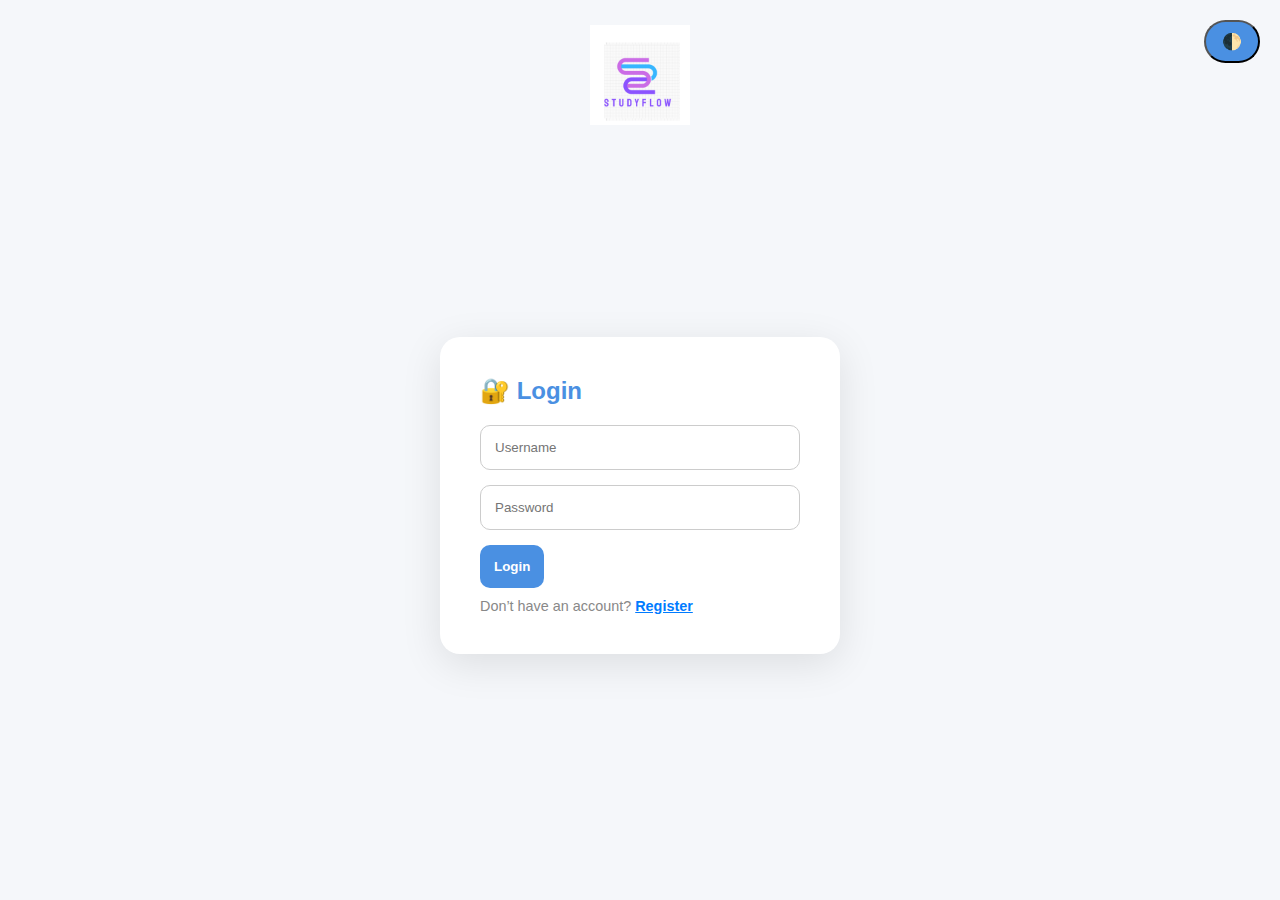
<file: studyflow/index.html>
<!DOCTYPE html>
<html lang="en">
<head>
  <meta charset="UTF-8" />
  <title>StudyFlow - Login</title>
  <link rel="stylesheet" href="style.css" />
</head>
<body>
  <button id="darkModeToggle" class="dark-toggle">🌓</button>
  <img id="logo" src="logowhite.png" class="logo" alt="StudyFlow Logo" />

  <div class="auth-container">
    <div class="auth-box">
      <!-- Login Form (Visible by Default) -->
      <div class="form" id="loginForm">
        <h2>🔐 Login</h2>
        <input type="text" id="loginUser" placeholder="Username" />
        <input type="password" id="loginPass" placeholder="Password" />
        <button class="auth-btn" id="loginBtn">Login</button>
        <p class="toggle-text">Don’t have an account? <a href="#" onclick="toggleAuth('register')">Register</a></p>
      </div>

      <!-- Register Form (Hidden by Default) -->
      <div class="form hidden" id="registerForm">
        <h2>📝 Register</h2>
        <input type="text" id="registerUser" placeholder="New Username" />
        <input type="password" id="registerPass" placeholder="New Password" />
        <button class="auth-btn" id="registerBtn">Register</button>
        <p class="toggle-text">Already have an account? <a href="#" onclick="toggleAuth('login')">Login</a></p>
      </div>
    </div>
  </div>

  <div id="notification"></div>
  <script src="script.js"></script>
</body>
</html>
</file>
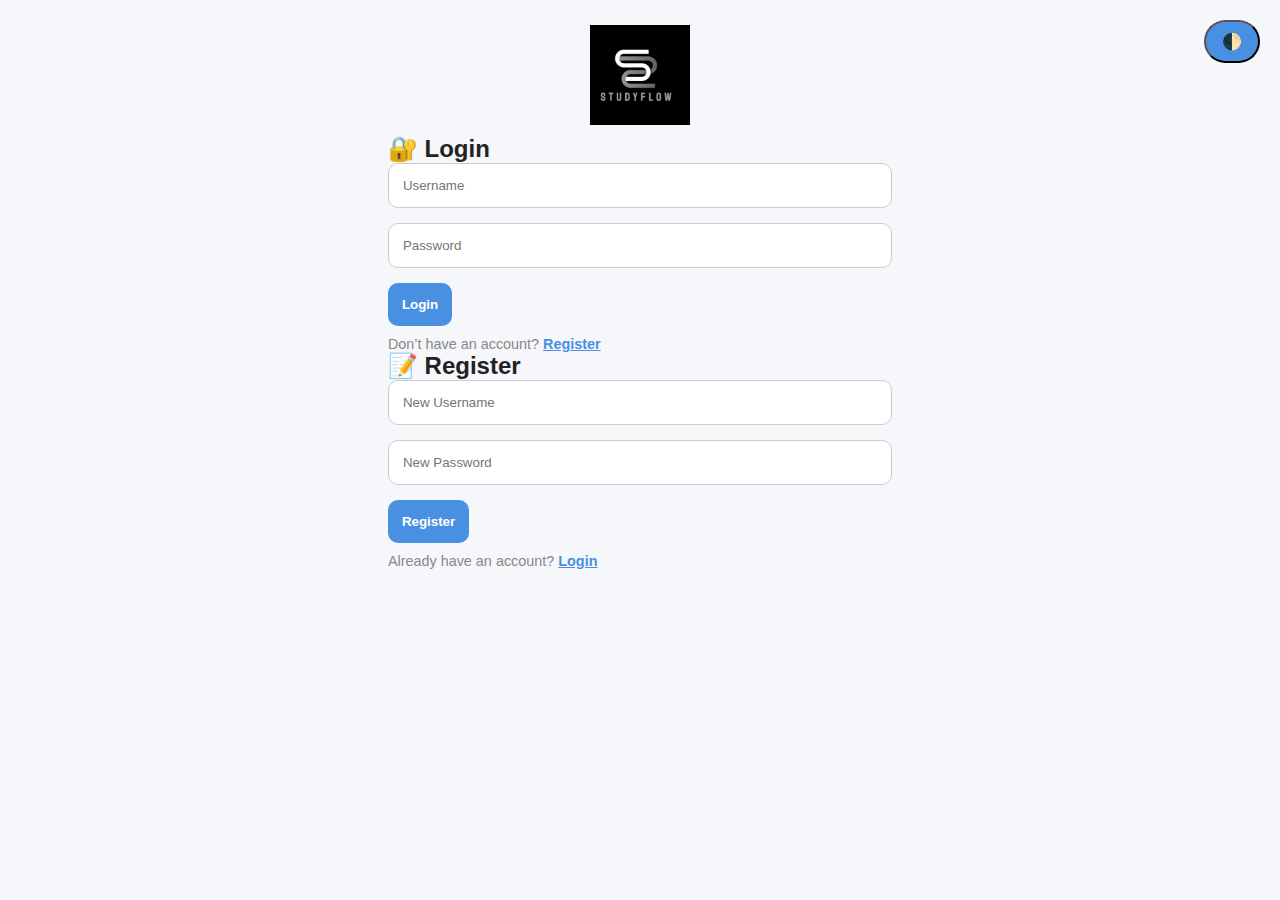
<file: StudyFlow_Full_Root/index.html>
<!DOCTYPE html>
<html lang="en">
<head>
  <meta charset="UTF-8" />
  <title>StudyFlow - Login</title>
  <link rel="stylesheet" href="style.css" />
</head>
<body>
  <button id="darkModeToggle" class="dark-toggle">🌓</button>
  <img src="logo.png" class="logo" alt="StudyFlow Logo" />

  <div class="auth-box">
    <!-- Login Form -->
    <div class="form" id="loginForm">
      <h2>🔐 Login</h2>
      <input type="text" id="loginUser" placeholder="Username" />
      <input type="password" id="loginPass" placeholder="Password" />
      <button class="auth-btn" id="loginBtn">Login</button>
      <p class="toggle-text">Don’t have an account? <a onclick="toggleAuth('register')">Register</a></p>
    </div>

    <!-- Register Form -->
    <div class="form hidden" id="registerForm">
      <h2>📝 Register</h2>
      <input type="text" id="registerUser" placeholder="New Username" />
      <input type="password" id="registerPass" placeholder="New Password" />
      <button class="auth-btn" id="registerBtn">Register</button>
      <p class="toggle-text">Already have an account? <a onclick="toggleAuth('login')">Login</a></p>
    </div>
  </div>

  <div id="notification"></div>
  <script src="script.js"></script>
</body>
</html>
</file>
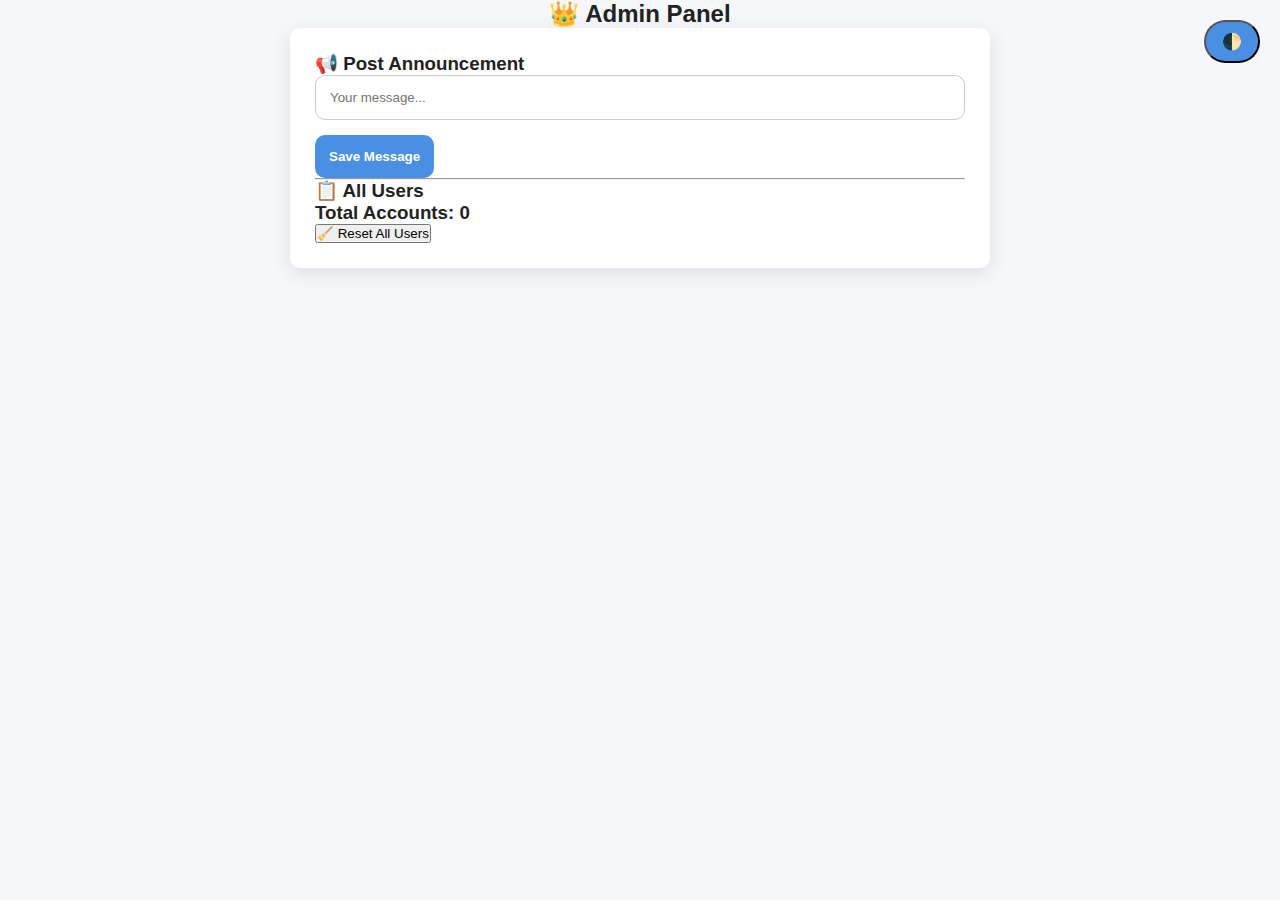
<file: studyflow/admin.html>
<!DOCTYPE html>
<html lang="en">
<head>
  <meta charset="UTF-8" />
  <title>StudyFlow Admin</title>
  <link rel="stylesheet" href="style.css" />
</head>
<body>
  <button id="darkModeToggle" class="dark-toggle">🌓</button>
  <h2>👑 Admin Panel</h2>

  <div class="content active">
    <h3>📢 Post Announcement</h3>
    <input type="text" id="adminMessageInput" placeholder="Your message..." />
    <button class="action" onclick="saveAdminMessage()">Save Message</button>
    <hr />
    <h3>📋 All Users</h3>
    <ul id="userList"></ul>
    <h3>Total Accounts: <span id="userCount">0</span></h3>
    <button class="delete-btn" onclick="resetUsers()">🧹 Reset All Users</button>
  </div>

  <div id="notification"></div>
  <script src="script.js"></script>
</body>
</html>
</file>
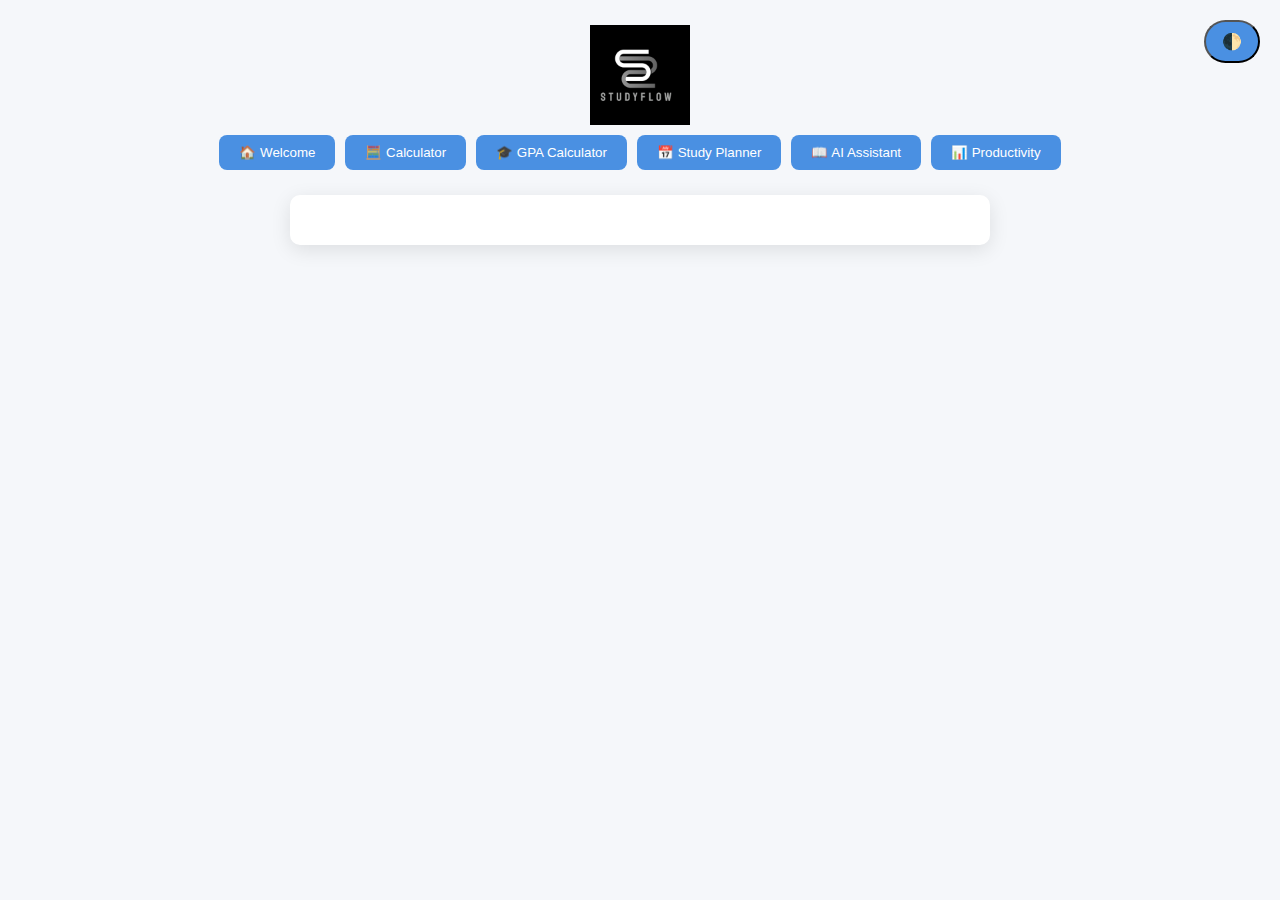
<file: studyflow/welcome.html>
<!DOCTYPE html>
<html lang="en">
<head>
  <meta charset="UTF-8" />
  <meta name="viewport" content="width=device-width, initial-scale=1.0"/>
  <title>StudyFlow - Welcome</title>
  <link rel="stylesheet" href="style.css" />
</head>
<body>
  <button id="darkModeToggle" class="dark-toggle">🌓</button>
  <img src="logo.png" alt="StudyFlow Logo" class="logo" />

  <div class="nav">
    <button data-section="home">🏠 Welcome</button>
    <button data-section="calculator">🧮 Calculator</button>
    <button data-section="gpa">🎓 GPA Calculator</button>
    <button data-section="planner">📅 Study Planner</button>
    <button data-section="ai">📖 AI Assistant</button>
    <button data-section="productivity">📊 Productivity</button>
  </div>

  <div class="content" id="home"></div>

  <div class="content" id="calculator">
    <h3>🧮 Calculator</h3>
    <input type="text" id="calc-input" placeholder="e.g. 2+2" />
    <button class="auth-btn" onclick="basicCalculate()">Calculate</button>
    <input type="text" id="calc-display" readonly />
  </div>

  <div class="content" id="gpa">
    <h3>🎓 GPA Calculator</h3>
    <input type="text" id="grades" placeholder="e.g. 90,85,78" />
    <button class="auth-btn" onclick="calculateGPA()">Calculate GPA</button>
    <p id="gpa-result"></p>
  </div>

  <div class="content" id="planner">
    <h3>📅 Study Planner</h3>
    <input id="assignmentName" placeholder="Assignment Name" />
    <input type="datetime-local" id="dueDate" />
    <select id="priority">
      <option value="High">High Priority</option>
      <option value="Medium">Medium Priority</option>
      <option value="Low">Low Priority</option>
    </select>
    <input id="studyTime" placeholder="Study Time (minutes)" />
    <button class="auth-btn" onclick="addAssignment()">Add Assignment</button>
    <h4>📌 My Assignments</h4>
    <ul id="assignmentList"></ul>
  </div>

  <div class="content" id="ai">
    <h3>📖 AI Study Assistant</h3>
    <input id="aiInput" placeholder="Describe your assignment" />
    <button class="auth-btn" onclick="handleAIRequest()">Generate Plan</button>
    <div class="ai-box" id="aiResponse"></div>
  </div>

  <div class="content" id="productivity">
    <h3>📊 Productivity Tracker</h3>
    <button class="auth-btn" onclick="addStudyTime()">Add Study Time</button>
    <p>Total Study Minutes:</p>
    <strong>⏱ <span id="studyMinutes">0</span> minutes</strong>
  </div>

  <div id="notification"></div>
  <script src="script.js"></script>
</body>
</html>
</file>
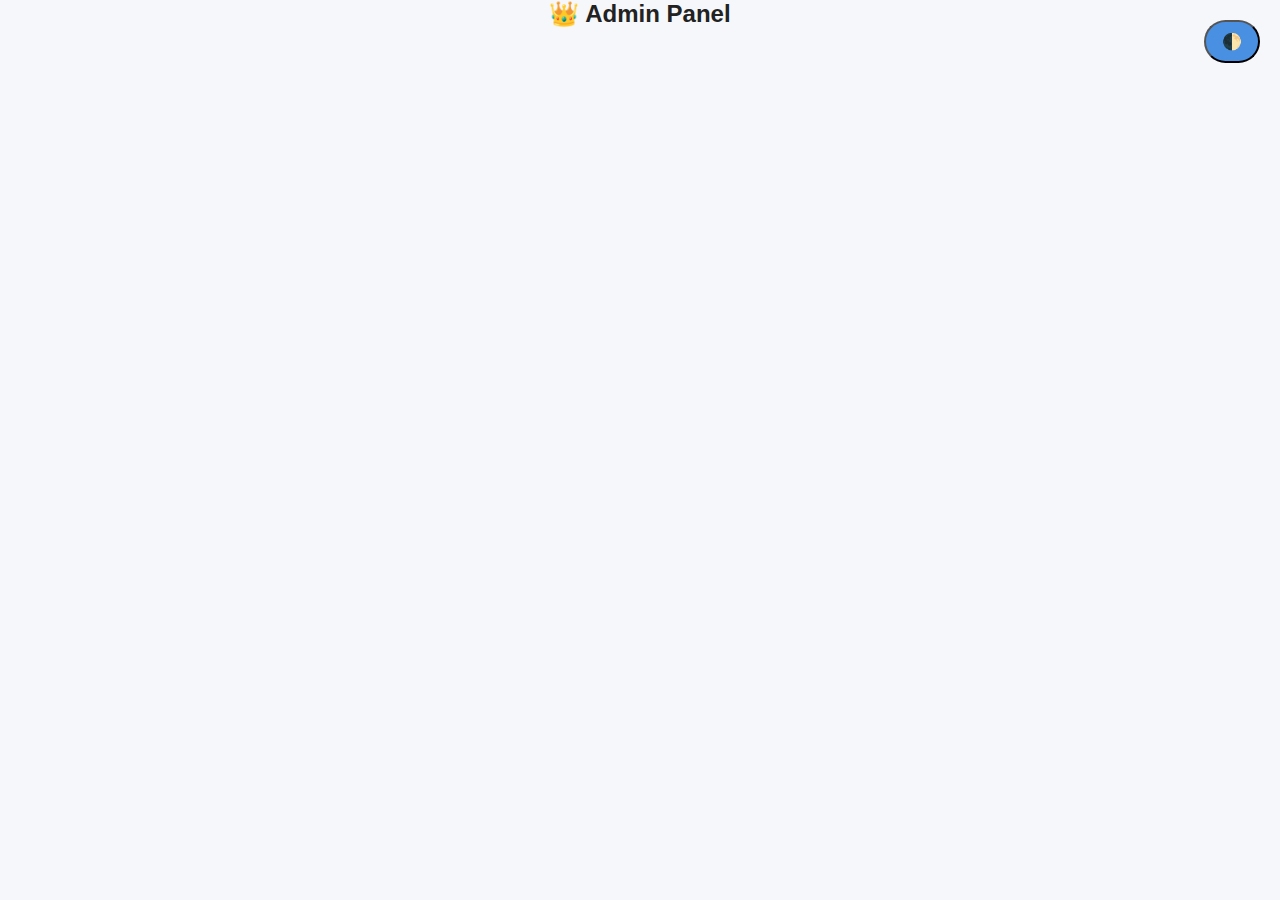
<file: StudyFlow_Full_Root/admin.html>
<!DOCTYPE html>
<html lang="en">
<head>
  <meta charset="UTF-8" />
  <title>StudyFlow Admin</title>
  <link rel="stylesheet" href="style.css" />
</head>
<body>
  <button id="darkModeToggle" class="dark-toggle">🌓</button>
  <h2>👑 Admin Panel</h2>

  <div class="content">
    <h3>📢 Post Announcement</h3>
    <input type="text" id="adminMessageInput" placeholder="Your message..." />
    <button class="action" onclick="saveAdminMessage()">Save Message</button>
    <hr />
    <h3>📋 All Users</h3>
    <ul id="userList"></ul>
    <h3>Total Accounts: <span id="userCount">0</span></h3>
    <button class="delete-btn" onclick="resetUsers()">🧹 Reset All Users</button>
  </div>

  <div id="notification"></div>
  <script src="script.js"></script>
</body>
</html>
</file>
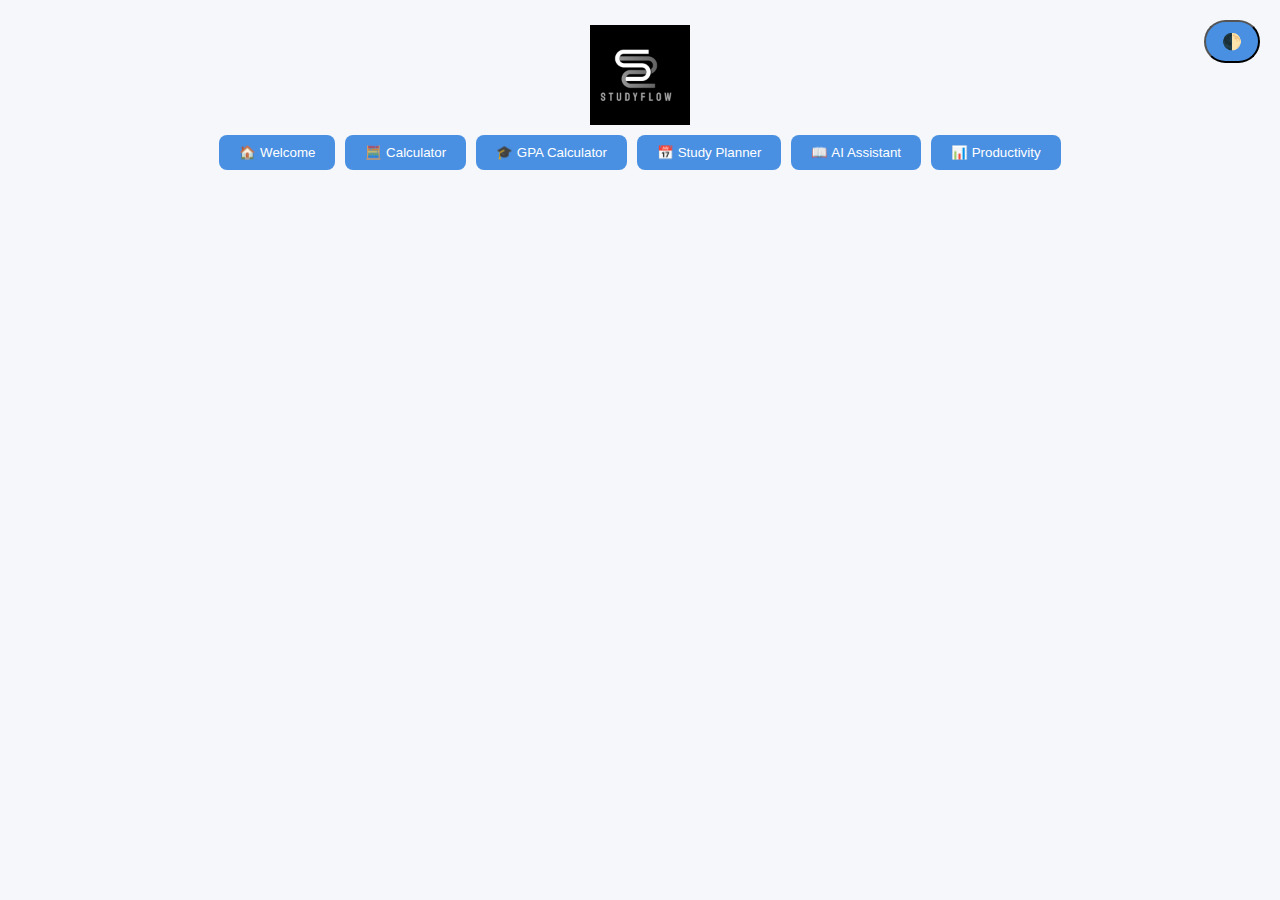
<file: StudyFlow_Full_Root/welcome.html>
<!DOCTYPE html>
<html lang="en">
<head>
  <meta charset="UTF-8" />
  <meta name="viewport" content="width=device-width, initial-scale=1.0"/>
  <title>StudyFlow - Welcome</title>
  <link rel="stylesheet" href="style.css" />
</head>
<body>
  <button id="darkModeToggle" class="dark-toggle">🌓</button>
  <img src="logo.png" alt="StudyFlow Logo" class="logo" />

  <div class="nav">
    <button onclick="showTab('home')">🏠 Welcome</button>
    <button onclick="showTab('calculator')">🧮 Calculator</button>
    <button onclick="showTab('gpa')">🎓 GPA Calculator</button>
    <button onclick="showTab('planner')">📅 Study Planner</button>
    <button onclick="showTab('ai')">📖 AI Assistant</button>
    <button onclick="showTab('productivity')">📊 Productivity</button>
  </div>

  <div class="content" id="home">
    <h2>🎉 Welcome to StudyFlow!</h2>
    <p>Select a tool above to get started.</p>
  </div>

  <div class="content hidden" id="calculator">
    <h3>🧮 Calculator</h3>
    <input type="text" id="calc-input" placeholder="e.g. 2+2" />
    <button class="auth-btn" onclick="basicCalculate()">Calculate</button>
    <input type="text" id="calc-display" readonly />
  </div>

  <div class="content hidden" id="gpa">
    <h3>🎓 GPA Calculator</h3>
    <input type="text" id="grades" placeholder="e.g. 90,85,78" />
    <button class="auth-btn" onclick="calculateGPA()">Calculate GPA</button>
    <p id="gpa-result"></p>
  </div>

  <div class="content hidden" id="planner">
    <h3>📅 Study Planner</h3>
    <input id="assignmentName" placeholder="Assignment Name" />
    <input type="datetime-local" id="dueDate" />
    <select id="priority">
      <option value="High">High Priority</option>
      <option value="Medium">Medium Priority</option>
      <option value="Low">Low Priority</option>
    </select>
    <input id="studyTime" placeholder="Study Time (minutes)" />
    <button class="auth-btn" onclick="addAssignment()">Add Assignment</button>
    <h4>📌 My Assignments</h4>
    <ul id="assignmentList"></ul>
  </div>

  <div class="content hidden" id="ai">
    <h3>📖 AI Study Assistant</h3>
    <input id="aiInput" placeholder="Describe your assignment" />
    <button class="auth-btn" onclick="handleAIRequest()">Generate Plan</button>
    <div class="ai-box" id="aiResponse"></div>
  </div>

  <div class="content hidden" id="productivity">
    <h3>📊 Productivity Tracker</h3>
    <p>Total Study Minutes by You:</p>
    <strong>⏱ <span id="studyMinutes">0</span> minutes</strong>
  </div>

  <div id="notification"></div>
  <div id="adminMessageBar"></div>
  <script src="script.js"></script>
</body>
</html>
</file>
<file: studyflow/style.css>
* {
  box-sizing: border-box;
  margin: 0;
  padding: 0;
  font-family: 'Segoe UI', sans-serif;
}

:root {
  --bg: #f5f7fa;
  --text: #222;
  --card: #ffffff;
  --accent: #4a90e2;
  --input: #ffffff;
  --shadow: rgba(0, 0, 0, 0.1);
  --highlight: #f9fbff;
}

body.dark {
  --bg: #0d0d0d;
  --text: #f5f5f5;
  --card: #1c1c1c;
  --input: #2c2c2c;
  --accent: #3f8efc;
  --shadow: rgba(255, 255, 255, 0.05);
  --highlight: #2a2a2a;
}

body {
  background: var(--bg);
  color: var(--text);
  min-height: 100vh;
  display: flex;
  flex-direction: column;
  align-items: center;
  transition: all 0.4s ease;
  padding: 0 20px;
}

.logo {
  width: 100px;
  margin: 25px auto 10px;
}

.auth-container {
  display: flex;
  justify-content: center;
  align-items: center;
  height: 80vh;
}

.auth-box {
  background: var(--card);
  border-radius: 20px;
  padding: 40px;
  box-shadow: 0 10px 40px var(--shadow);
  max-width: 400px;
  width: 100%;
  animation: fadeIn 0.6s ease;
  transition: all 0.3s ease;
}

.form h2 {
  margin-bottom: 20px;
  color: var(--accent);
}

input, select, textarea {
  width: 100%;
  padding: 14px;
  margin-bottom: 15px;
  border: 1px solid #ccc;
  border-radius: 10px;
  background: var(--input);
  color: var(--text);
}

.auth-btn, button.action {
  padding: 14px;
  background: var(--accent);
  color: white;
  border: none;
  border-radius: 10px;
  font-weight: bold;
  cursor: pointer;
  transition: all 0.3s ease;
}
.auth-btn:hover, button.action:hover {
  background: #357ab8;
  transform: translateY(-1px);
}

.toggle-text {
  font-size: 0.9rem;
  margin-top: 10px;
  color: #888;
}
.toggle-text a {
  color: #007bff;
  text-decoration: underline;
  cursor: pointer;
  font-weight: bold;
}

.nav {
  display: flex;
  flex-wrap: wrap;
  justify-content: center;
  gap: 10px;
  margin-bottom: 25px;
}
.nav button {
  background: var(--accent);
  color: white;
  border: none;
  padding: 10px 20px;
  border-radius: 8px;
  cursor: pointer;
  transition: 0.3s ease;
}
.nav button:hover {
  background: #357ab8;
}
.nav button.active {
  background: #265a9c;
  box-shadow: 0 0 10px var(--accent);
}

.content {
  display: none;
  background: var(--card);
  border-radius: 10px;
  padding: 25px;
  box-shadow: 0 5px 20px var(--shadow);
  max-width: 700px;
  width: 100%;
  margin-bottom: 20px;
}
.content.active {
  display: block;
}

#notification {
  position: fixed;
  bottom: 20px;
  right: 20px;
  background: var(--accent);
  color: white;
  padding: 14px 20px;
  border-radius: 8px;
  box-shadow: 0 8px 20px rgba(0,0,0,0.2);
  display: none;
  z-index: 999;
  font-weight: bold;
}

.dark-toggle {
  position: fixed;
  top: 20px;
  right: 20px;
  background: var(--accent);
  color: white;
  padding: 10px 16px;
  border-radius: 100px;
  font-size: 16px;
  cursor: pointer;
  z-index: 999;
}
.hidden {
  display: none !important;
}
</file>
<file: StudyFlow_Full_Root/style.css>
* {
  box-sizing: border-box;
  margin: 0;
  padding: 0;
  font-family: 'Segoe UI', sans-serif;
}

:root {
  --bg: #f5f7fa;
  --text: #222;
  --card: #ffffff;
  --accent: #4a90e2;
  --input: #ffffff;
  --shadow: rgba(0, 0, 0, 0.1);
  --highlight: #f9fbff;
}

body.dark {
  --bg: #0d0d0d;
  --text: #f5f5f5;
  --card: #1c1c1c;
  --input: #2c2c2c;
  --accent: #3f8efc;
  --shadow: rgba(255, 255, 255, 0.05);
  --highlight: #2a2a2a;
}

body {
  background: var(--bg);
  color: var(--text);
  min-height: 100vh;
  display: flex;
  flex-direction: column;
  align-items: center;
  transition: all 0.4s ease;
  padding: 0 20px;
}

/* Logo */
.logo {
  width: 100px;
  margin: 25px auto 10px;
}

/* Navigation Tabs */
.nav {
  display: flex;
  flex-wrap: wrap;
  justify-content: center;
  gap: 10px;
  margin-bottom: 25px;
}
.nav button {
  background: var(--accent);
  color: white;
  border: none;
  padding: 10px 20px;
  border-radius: 8px;
  cursor: pointer;
  transition: 0.3s ease;
}
.nav button:hover {
  background: #357ab8;
}
.nav button.active {
  background: #265a9c;
  box-shadow: 0 0 10px var(--accent);
}

/* Content Boxes */
.content {
  display: none;
  background: var(--card);
  border-radius: 10px;
  padding: 25px;
  box-shadow: 0 5px 20px var(--shadow);
  max-width: 700px;
  width: 100%;
  margin-bottom: 20px;
}
.content.active {
  display: block;
}

/* Inputs and Buttons */
input, select, textarea {
  width: 100%;
  padding: 14px;
  margin-bottom: 15px;
  border: 1px solid #ccc;
  border-radius: 10px;
  background: var(--input);
  color: var(--text);
}
.auth-btn, button.action {
  padding: 14px;
  background: var(--accent);
  color: white;
  border: none;
  border-radius: 10px;
  font-weight: bold;
  cursor: pointer;
  transition: all 0.3s ease;
}
.auth-btn:hover, button.action:hover {
  background: #357ab8;
  transform: translateY(-1px);
}

/* Toggle Text */
.toggle-text {
  font-size: 0.9rem;
  margin-top: 10px;
  color: #888;
}
.toggle-text a {
  color: var(--accent);
  font-weight: bold;
  text-decoration: underline;
  cursor: pointer;
}

/* Notification */
#notification {
  position: fixed;
  bottom: 20px;
  right: 20px;
  background: var(--accent);
  color: white;
  padding: 14px 20px;
  border-radius: 8px;
  box-shadow: 0 8px 20px rgba(0,0,0,0.2);
  display: none;
  z-index: 999;
  font-weight: bold;
}

/* Animation */
@keyframes fadeIn {
  from { opacity: 0; transform: translateY(10px); }
  to { opacity: 1; transform: translateY(0); }
}

/* Dark Mode Toggle */
.dark-toggle {
  position: fixed;
  top: 20px;
  right: 20px;
  background: var(--accent);
  color: white;
  padding: 10px 16px;
  border-radius: 100px;
  font-size: 16px;
  cursor: pointer;
  z-index: 999;
}
</file>
